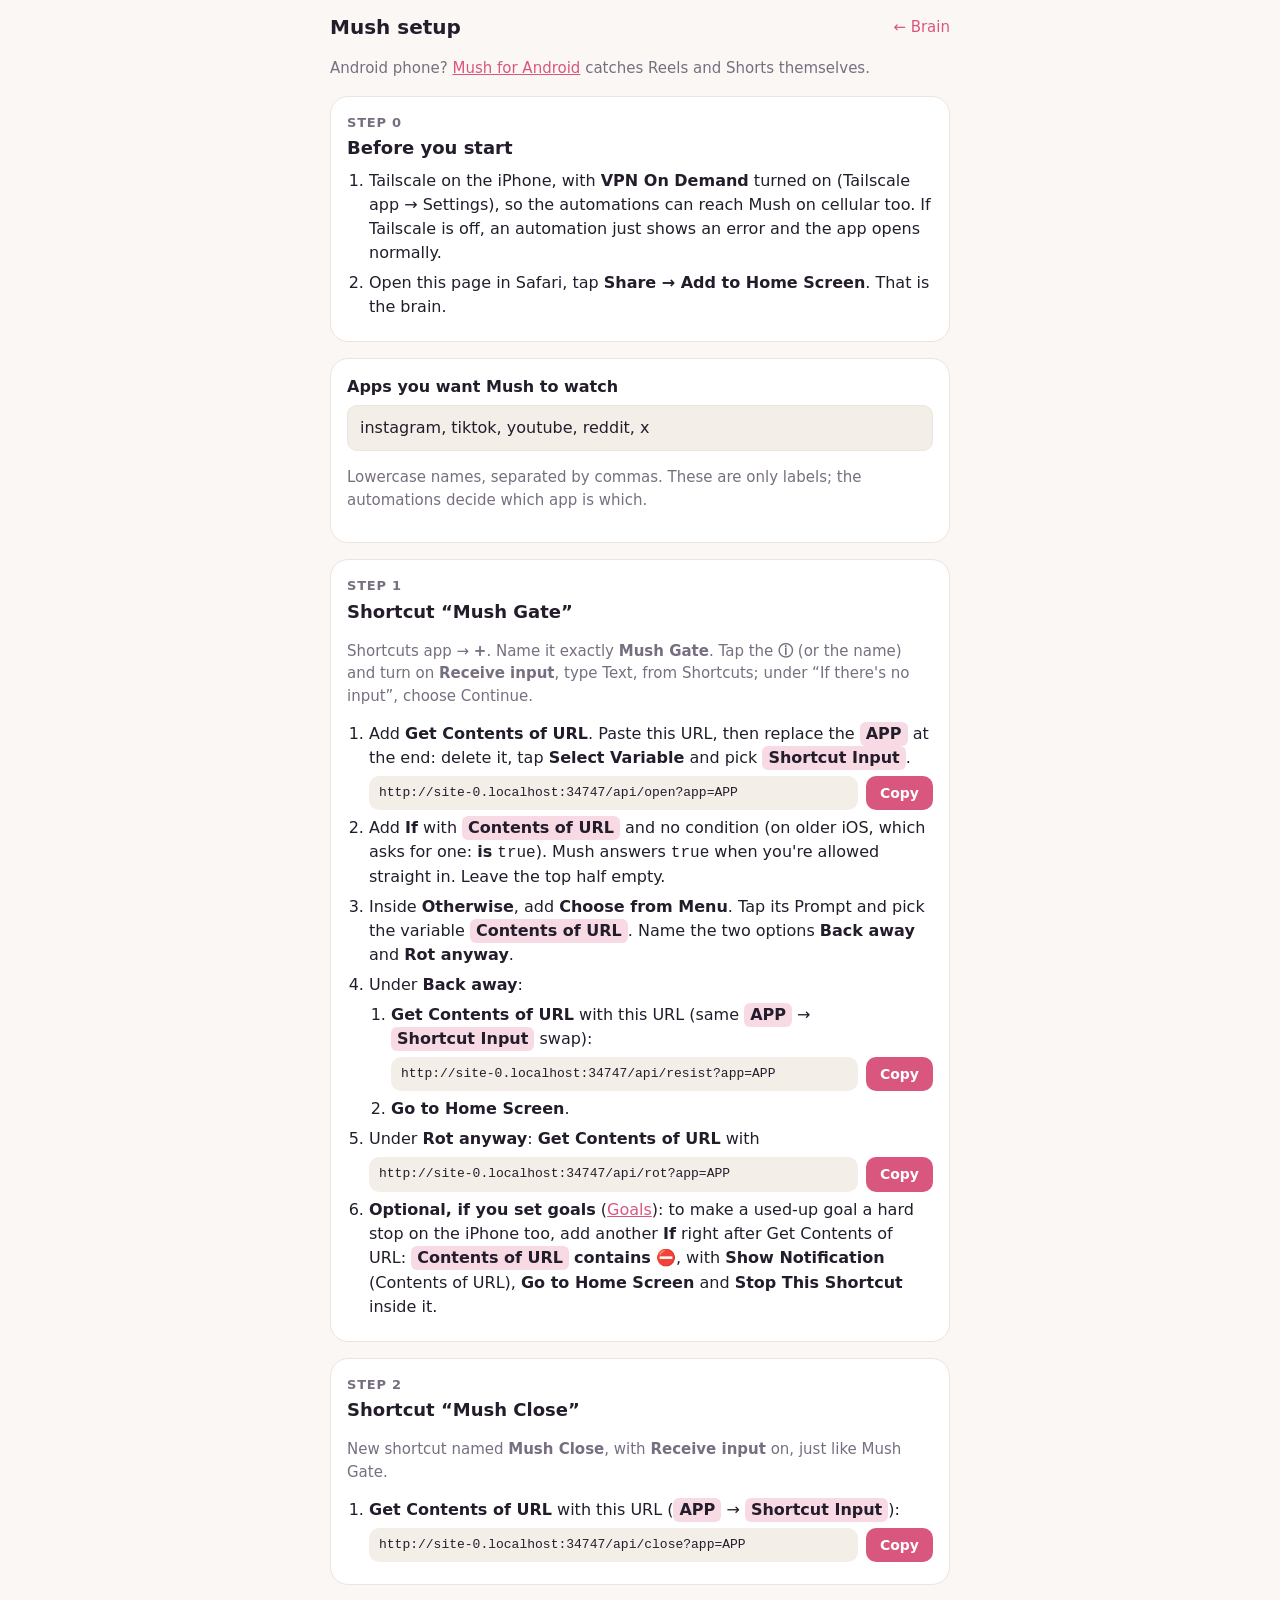
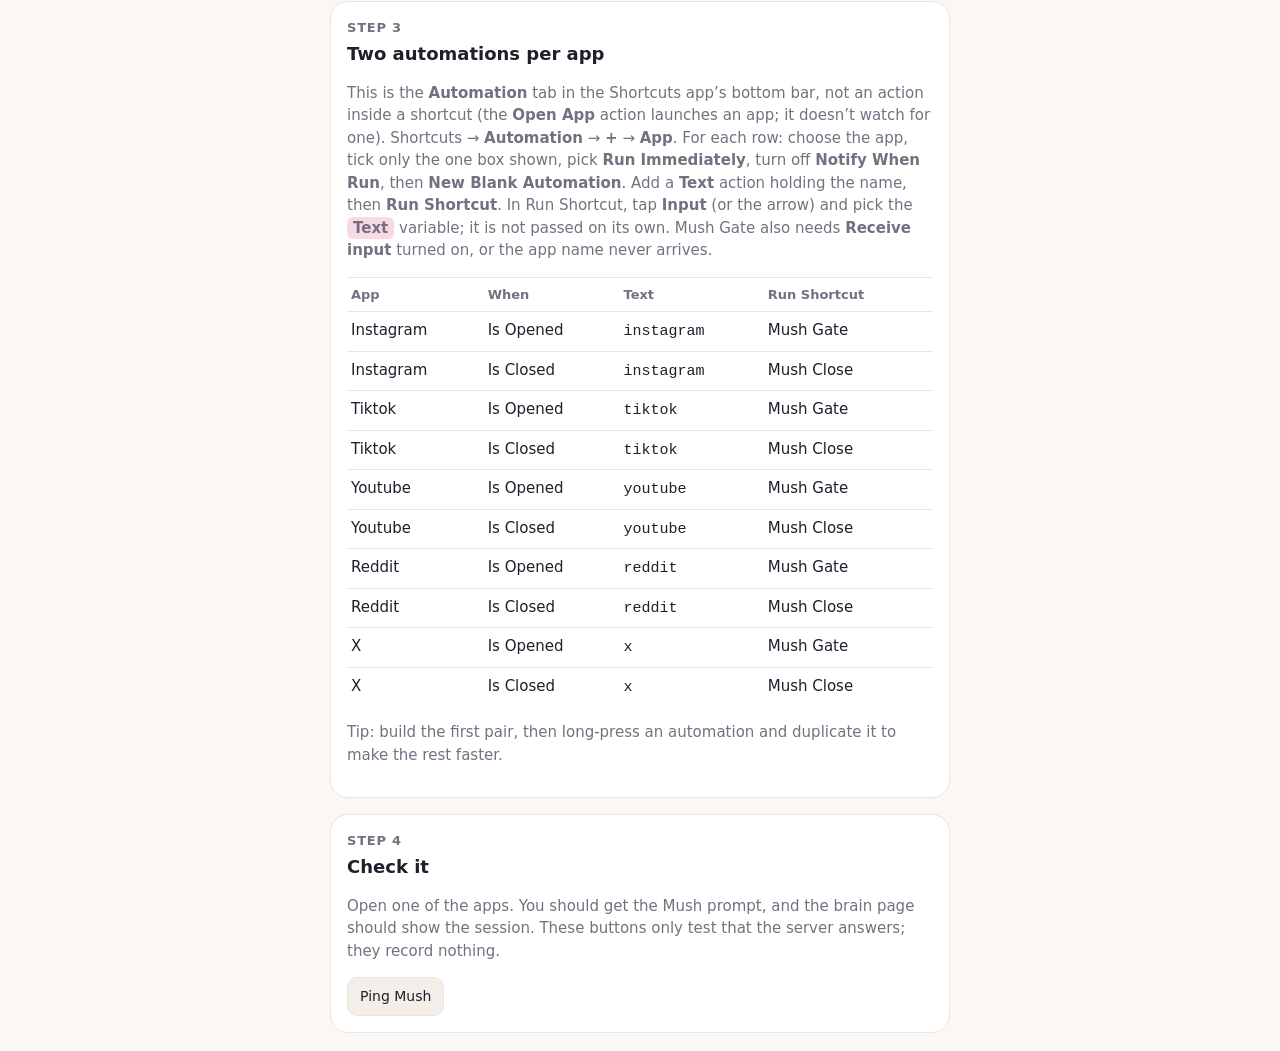
<file: public/setup.html>
<!doctype html>
<html lang="en">
<head>
<meta charset="utf-8">
<meta name="viewport" content="width=device-width, initial-scale=1, viewport-fit=cover">
<title>Mush Setup</title>
<meta name="apple-mobile-web-app-capable" content="yes">
<meta name="apple-mobile-web-app-title" content="Mush">
<meta name="apple-mobile-web-app-status-bar-style" content="black-translucent">
<link rel="manifest" href="manifest.webmanifest">
<link rel="apple-touch-icon" href="icon-180.png">
<style>
  :root { --bg: #fbf7f4; --card: #fff; --ink: #231d2b; --muted: #776f80; --line: #ece4de; --accent: #d9577f; --code: #f4eee9; color-scheme: light; }
  @media (prefers-color-scheme: dark) {
    :root:not([data-theme="light"]) { --bg: #17141f; --card: #221d2c; --ink: #f3eef7; --muted: #a59cb1; --line: #322b3e; --accent: #ff93b6; --code: #2c2638; color-scheme: dark; }
  }
  :root[data-theme="dark"] { --bg: #17141f; --card: #221d2c; --ink: #f3eef7; --muted: #a59cb1; --line: #322b3e; --accent: #ff93b6; --code: #2c2638; color-scheme: dark; }
  * { box-sizing: border-box; }
  html { -webkit-text-size-adjust: 100%; }
  body { margin: 0; background: var(--bg); color: var(--ink); font: 16px/1.5 ui-rounded, "SF Pro Rounded", system-ui, -apple-system, sans-serif;
    padding: calc(env(safe-area-inset-top) + 12px) 16px calc(env(safe-area-inset-bottom) + 40px); }
  main { max-width: 620px; margin: 0 auto; }
  header { display: flex; justify-content: space-between; align-items: center; }
  header h1 { font-size: 20px; margin: 0; }
  a { color: var(--accent); }
  header a { text-decoration: none; font-size: 15px; }
  .card { background: var(--card); border: 1px solid var(--line); border-radius: 18px; padding: 16px; margin-top: 16px; }
  h2 { font-size: 18px; margin: 0 0 8px; }
  h2 small { color: var(--muted); font-weight: 600; font-size: 13px; display: block; text-transform: uppercase; letter-spacing: .06em; margin-bottom: 2px; }
  ol { padding-left: 22px; margin: 8px 0 0; }
  li { margin: 6px 0; }
  ol ol { margin-top: 4px; }
  .muted { color: var(--muted); font-size: 15px; }
  .url { display: flex; gap: 8px; align-items: stretch; margin: 6px 0 2px; }
  .url code { flex: 1; min-width: 0; overflow-wrap: anywhere; background: var(--code); border-radius: 10px; padding: 8px 10px; font: 13px/1.4 ui-monospace, SFMono-Regular, Menlo, monospace; }
  .url button { flex: none; border: 0; border-radius: 10px; padding: 0 14px; font: inherit; font-size: 14px; font-weight: 700; background: var(--accent); color: #fff; }
  b.ui { font-weight: 700; }
  .var { display: inline-block; padding: 0 6px; border-radius: 6px; background: color-mix(in srgb, var(--accent) 22%, transparent); font-weight: 600; }
  label { font-weight: 700; display: block; margin-bottom: 6px; }
  input { width: 100%; font: inherit; padding: 10px 12px; border-radius: 10px; border: 1px solid var(--line); background: var(--code); color: var(--ink); }
  table { width: 100%; border-collapse: collapse; margin-top: 10px; font-size: 15px; }
  td, th { text-align: left; padding: 7px 4px; border-top: 1px solid var(--line); vertical-align: top; }
  th { color: var(--muted); font-size: 13px; font-weight: 700; }
  .test { margin-top: 10px; display: flex; gap: 8px; flex-wrap: wrap; }
  .test button { border: 1px solid var(--line); background: var(--code); color: var(--ink); border-radius: 10px; padding: 8px 12px; font: inherit; font-size: 14px; }
  pre { white-space: pre-wrap; background: var(--code); border-radius: 10px; padding: 10px; font: 13px/1.4 ui-monospace, Menlo, monospace; margin: 10px 0 0; }
</style>
</head>
<body>
<main>
  <header><h1>Mush setup</h1><a href="./">← Brain</a></header>
  <p class="muted">Android phone? <a href="android">Mush for Android</a> catches Reels and Shorts themselves.</p>

  <section class="card">
    <h2><small>Step 0</small>Before you start</h2>
    <ol>
      <li>Tailscale on the iPhone, with <b class="ui">VPN On Demand</b> turned on (Tailscale app → Settings), so the automations can reach Mush on cellular too. If Tailscale is off, an automation just shows an error and the app opens normally.</li>
      <li>Open this page in Safari, tap <b class="ui">Share → Add to Home Screen</b>. That is the brain.</li>
    </ol>
  </section>

  <section class="card">
    <label for="apps">Apps you want Mush to watch</label>
    <input id="apps" value="instagram, tiktok, youtube, reddit, x" autocapitalize="none" autocomplete="off" spellcheck="false">
    <p class="muted">Lowercase names, separated by commas. These are only labels; the automations decide which app is which.</p>
  </section>

  <section class="card">
    <h2><small>Step 1</small>Shortcut “Mush Gate”</h2>
    <p class="muted">Shortcuts app → <b class="ui">+</b>. Name it exactly <b>Mush Gate</b>. Tap the <b class="ui">ⓘ</b> (or the name) and turn on <b class="ui">Receive input</b>, type Text, from Shortcuts; under “If there's no input”, choose Continue.</p>
    <ol>
      <li>Add <b class="ui">Get Contents of URL</b>. Paste this URL, then replace the <span class="var">APP</span> at the end: delete it, tap <b class="ui">Select Variable</b> and pick <span class="var">Shortcut Input</span>.
        <div class="url"><code id="uOpen"></code><button data-copy="uOpen">Copy</button></div></li>
      <li>Add <b class="ui">If</b> with <span class="var">Contents of URL</span> and no condition (on older iOS, which asks for one: <b class="ui">is</b> <code>true</code>). Mush answers <code>true</code> when you're allowed straight in. Leave the top half empty.</li>
      <li>Inside <b class="ui">Otherwise</b>, add <b class="ui">Choose from Menu</b>. Tap its Prompt and pick the variable <span class="var">Contents of URL</span>. Name the two options <b>Back away</b> and <b>Rot anyway</b>.</li>
      <li>Under <b>Back away</b>:
        <ol>
          <li><b class="ui">Get Contents of URL</b> with this URL (same <span class="var">APP</span> → <span class="var">Shortcut Input</span> swap):
            <div class="url"><code id="uResist"></code><button data-copy="uResist">Copy</button></div></li>
          <li><b class="ui">Go to Home Screen</b>.</li>
        </ol></li>
      <li>Under <b>Rot anyway</b>: <b class="ui">Get Contents of URL</b> with
        <div class="url"><code id="uRot"></code><button data-copy="uRot">Copy</button></div></li>
      <li><b>Optional, if you set goals</b> (<a href="goals">Goals</a>): to make a used-up goal a hard stop on the iPhone too, add
        another <b class="ui">If</b> right after Get Contents of URL: <span class="var">Contents of URL</span> <b class="ui">contains</b> <code>⛔</code>,
        with <b class="ui">Show Notification</b> (Contents of URL), <b class="ui">Go to Home Screen</b> and <b class="ui">Stop This Shortcut</b> inside it.</li>
    </ol>
  </section>

  <section class="card">
    <h2><small>Step 2</small>Shortcut “Mush Close”</h2>
    <p class="muted">New shortcut named <b>Mush Close</b>, with <b class="ui">Receive input</b> on, just like Mush Gate.</p>
    <ol>
      <li><b class="ui">Get Contents of URL</b> with this URL (<span class="var">APP</span> → <span class="var">Shortcut Input</span>):
        <div class="url"><code id="uClose"></code><button data-copy="uClose">Copy</button></div></li>
    </ol>
  </section>

  <section class="card">
    <h2><small>Step 3</small>Two automations per app</h2>
    <p class="muted">This is the <b class="ui">Automation</b> tab in the Shortcuts app’s bottom bar, not an action inside a shortcut (the <b class="ui">Open App</b> action launches an app; it doesn’t watch for one). Shortcuts → <b class="ui">Automation</b> → <b class="ui">+</b> → <b class="ui">App</b>. For each row: choose the app, tick only the one box shown, pick <b class="ui">Run Immediately</b>, turn off <b class="ui">Notify When Run</b>, then <b class="ui">New Blank Automation</b>. Add a <b class="ui">Text</b> action holding the name, then <b class="ui">Run Shortcut</b>. In Run Shortcut, tap <b class="ui">Input</b> (or the arrow) and pick the <span class="var">Text</span> variable; it is not passed on its own. Mush Gate also needs <b class="ui">Receive input</b> turned on, or the app name never arrives.</p>
    <table>
      <thead><tr><th>App</th><th>When</th><th>Text</th><th>Run Shortcut</th></tr></thead>
      <tbody id="autos"></tbody>
    </table>
    <p class="muted">Tip: build the first pair, then long-press an automation and duplicate it to make the rest faster.</p>
  </section>

  <section class="card">
    <h2><small>Step 4</small>Check it</h2>
    <p class="muted">Open one of the apps. You should get the Mush prompt, and the brain page should show the session. These buttons only test that the server answers; they record nothing.</p>
    <div class="test"><button id="ping">Ping Mush</button></div>
    <pre id="out" hidden></pre>
  </section>
</main>
<script>
const base = location.origin;
const set = (id, path) => { document.getElementById(id).textContent = `${base}/api/${path}?app=APP`; };
set('uOpen', 'open'); set('uResist', 'resist'); set('uRot', 'rot'); set('uClose', 'close');

document.querySelectorAll('[data-copy]').forEach((b) => b.addEventListener('click', async () => {
  const text = document.getElementById(b.dataset.copy).textContent;
  try { await navigator.clipboard.writeText(text); b.textContent = 'Copied'; }
  catch { b.textContent = 'Select it'; }
  setTimeout(() => (b.textContent = 'Copy'), 1500);
}));

const esc = (s) => s.replace(/[&<>"]/g, (c) => ({ '&': '&amp;', '<': '&lt;', '>': '&gt;', '"': '&quot;' }[c]));
function drawAutos() {
  const apps = document.getElementById('apps').value.split(',').map((a) => a.trim().toLowerCase()).filter(Boolean);
  document.getElementById('autos').innerHTML = apps.map((a) => {
    const name = esc(a[0].toUpperCase() + a.slice(1));
    return `<tr><td>${name}</td><td>Is Opened</td><td><code>${esc(a)}</code></td><td>Mush Gate</td></tr>
            <tr><td>${name}</td><td>Is Closed</td><td><code>${esc(a)}</code></td><td>Mush Close</td></tr>`;
  }).join('');
  try { localStorage.setItem('mush.apps', document.getElementById('apps').value); } catch {}
}
try { const saved = localStorage.getItem('mush.apps'); if (saved) document.getElementById('apps').value = saved; } catch {}
document.getElementById('apps').addEventListener('input', drawAutos);
drawAutos();

document.getElementById('ping').addEventListener('click', async () => {
  const out = document.getElementById('out');
  out.hidden = false;
  try {
    const s = await (await fetch('api/state', { cache: 'no-store' })).json();
    out.textContent = `Mush is up. Brain at ${Math.round(s.health)}% (${s.mood}). ${s.today.opens} opens today.`;
  } catch { out.textContent = "Can't reach Mush. Is Tailscale on?"; }
});
</script>
</body>
</html>
</file>
